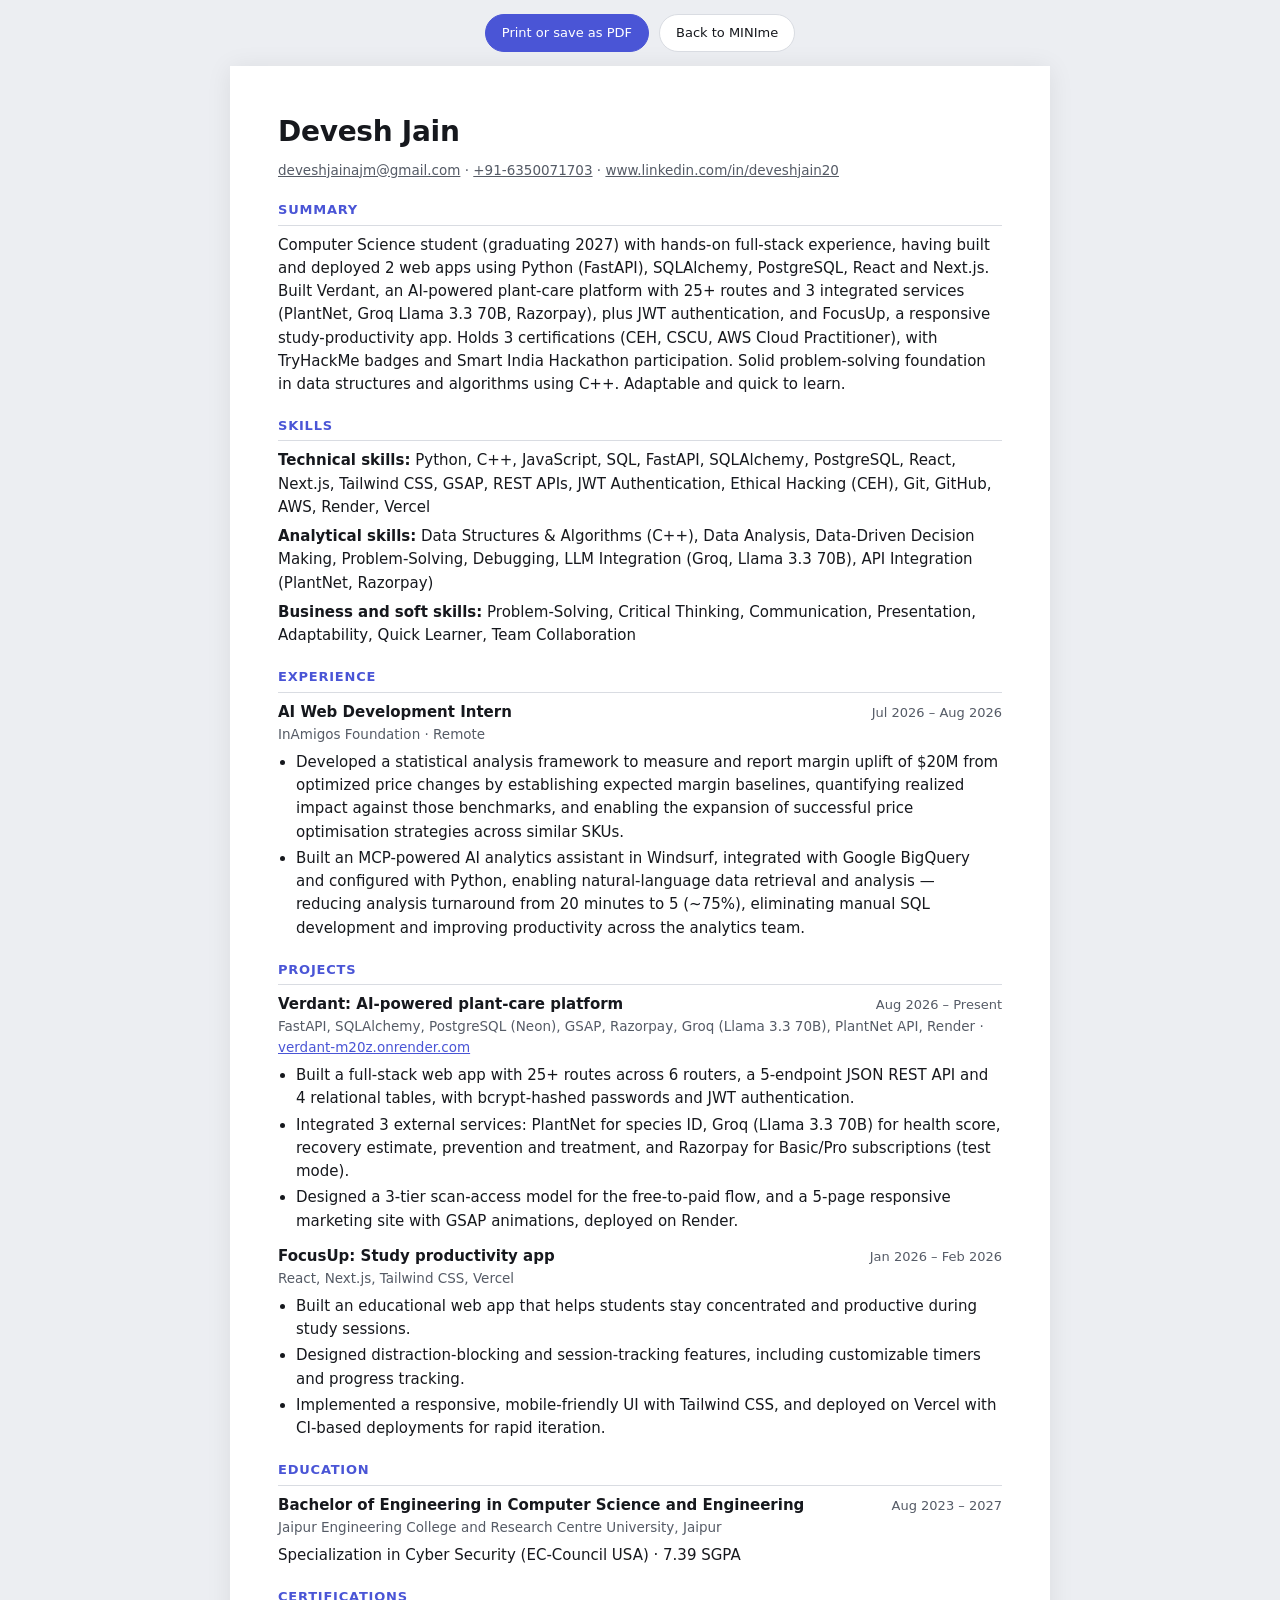
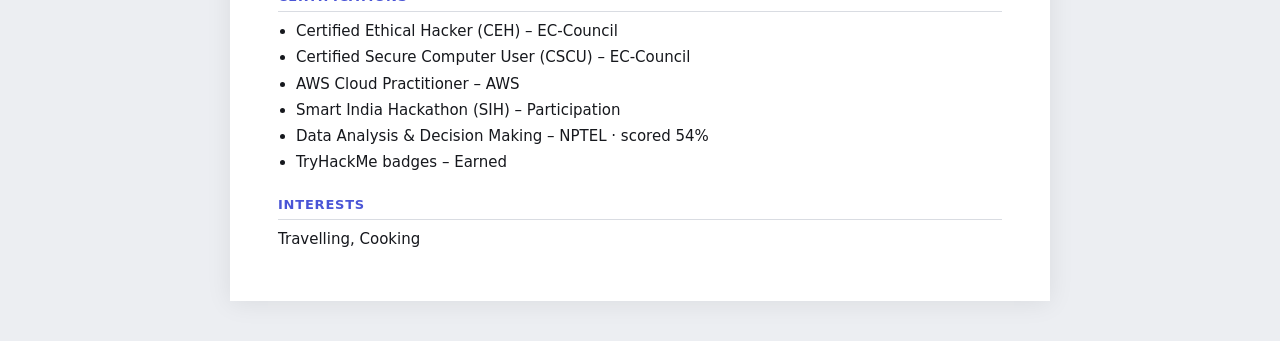
<file: public/resume.html>
<!doctype html>
<html lang="en">
<head>
<meta charset="utf-8">
<meta name="viewport" content="width=device-width, initial-scale=1">
<title>Devesh Jain &#8212; Resume</title>
<meta name="description" content="Resume of Devesh Jain: Computer Science student &#183; Full-stack developer.">
<style>
  :root { color-scheme: light; --ink:#16181d; --muted:#555b66; --line:#d9dce2; --accent:#4a55d6; }
  * { box-sizing: border-box; }
  body { margin:0; background:#eceef2; color:var(--ink); font:15px/1.55 system-ui,-apple-system,"Segoe UI",Roboto,Arial,sans-serif; }
  .bar { display:flex; gap:10px; flex-wrap:wrap; justify-content:center; padding:14px; }
  .bar a, .bar button { font:inherit; font-size:13px; padding:8px 16px; border-radius:999px; border:1px solid var(--line); background:#fff; color:var(--ink); cursor:pointer; text-decoration:none; }
  .bar button { background:var(--accent); border-color:var(--accent); color:#fff; }
  .page { max-width:820px; margin:0 auto 40px; padding:44px 48px; background:#fff; box-shadow:0 2px 24px rgba(0,0,0,.08); }
  h1 { margin:0; font-size:28px; letter-spacing:-.01em; }
  .contact { margin:6px 0 18px; color:var(--muted); font-size:13.5px; }
  .contact a { color:inherit; }
  h2 { margin:20px 0 8px; padding-bottom:4px; border-bottom:1px solid var(--line); font-size:13px; letter-spacing:.06em; text-transform:uppercase; color:var(--accent); }
  p { margin:0 0 6px; }
  ul { margin:4px 0 0; padding-left:18px; }
  li { margin:0 0 3px; }
  .item { margin-bottom:12px; }
  .row { display:flex; justify-content:space-between; gap:12px; align-items:baseline; }
  .row span { color:var(--muted); font-size:13px; white-space:nowrap; }
  h3 { margin:0; font-size:15px; }
  .sub { color:var(--muted); font-size:13.5px; }
  .sub a { color:var(--accent); }
  @media (max-width:640px) { .page { padding:28px 20px; } .row { flex-direction:column; gap:0; } }
  @media print {
    @page { size:A4; margin:10mm 11mm; }
    body { background:#fff; font-size:10.2px; line-height:1.36; }
    .bar { display:none; }
    .page { max-width:none; margin:0; padding:0; box-shadow:none; }
    h1 { font-size:21px; }
    .contact { margin:3px 0 8px; font-size:10.5px; }
    h2 { margin:9px 0 4px; font-size:10.5px; }
    h3 { font-size:11.5px; }
    .row span, .sub { font-size:10.2px; }
    li { margin-bottom:1.5px; }
    .item { margin-bottom:6px; break-inside:avoid; }
    ul.certs { columns:2; column-gap:20px; }
    ul.certs li { break-inside:avoid; }
  }
</style>
</head>
<body>
<div class="bar">
  <button type="button" onclick="window.print()">Print or save as PDF</button>
  <a href="/">Back to MINIme</a>
</div>
<main class="page">
  <h1>Devesh Jain</h1>
  <p class="contact"><a href="mailto:deveshjainajm@gmail.com">deveshjainajm@gmail.com</a> &#183; <a href="tel:+916350071703">+91-6350071703</a> &#183; <a href="https://www.linkedin.com/in/deveshjain20/">www.linkedin.com/in/deveshjain20</a></p>

  <h2>Summary</h2>
  <p>Computer Science student (graduating 2027) with hands-on full-stack experience, having built and deployed 2 web apps using Python (FastAPI), SQLAlchemy, PostgreSQL, React and Next.js. Built Verdant, an AI-powered plant-care platform with 25+ routes and 3 integrated services (PlantNet, Groq Llama 3.3 70B, Razorpay), plus JWT authentication, and FocusUp, a responsive study-productivity app. Holds 3 certifications (CEH, CSCU, AWS Cloud Practitioner), with TryHackMe badges and Smart India Hackathon participation. Solid problem-solving foundation in data structures and algorithms using C++. Adaptable and quick to learn.</p>

  <h2>Skills</h2>
  <p><strong>Technical skills:</strong> Python, C++, JavaScript, SQL, FastAPI, SQLAlchemy, PostgreSQL, React, Next.js, Tailwind CSS, GSAP, REST APIs, JWT Authentication, Ethical Hacking (CEH), Git, GitHub, AWS, Render, Vercel</p><p><strong>Analytical skills:</strong> Data Structures &amp; Algorithms (C++), Data Analysis, Data-Driven Decision Making, Problem-Solving, Debugging, LLM Integration (Groq, Llama 3.3 70B), API Integration (PlantNet, Razorpay)</p><p><strong>Business and soft skills:</strong> Problem-Solving, Critical Thinking, Communication, Presentation, Adaptability, Quick Learner, Team Collaboration</p>

  <h2>Experience</h2>
  <div class="item"><div class="row"><h3>AI Web Development Intern</h3><span>Jul 2026 &#8211; Aug 2026</span></div>
        <p class="sub">InAmigos Foundation &#183; Remote</p>
        <ul><li>Developed a statistical analysis framework to measure and report margin uplift of $20M from optimized price changes by establishing expected margin baselines, quantifying realized impact against those benchmarks, and enabling the expansion of successful price optimisation strategies across similar SKUs.</li><li>Built an MCP-powered AI analytics assistant in Windsurf, integrated with Google BigQuery and configured with Python, enabling natural-language data retrieval and analysis &#8212; reducing analysis turnaround from 20 minutes to 5 (~75%), eliminating manual SQL development and improving productivity across the analytics team.</li></ul></div>

  <h2>Projects</h2>
  <div class="item"><div class="row"><h3>Verdant: AI-powered plant-care platform</h3><span>Aug 2026 &#8211; Present</span></div>
        <p class="sub">FastAPI, SQLAlchemy, PostgreSQL (Neon), GSAP, Razorpay, Groq (Llama 3.3 70B), PlantNet API, Render &#183; <a href="https://verdant-m20z.onrender.com/">verdant-m20z.onrender.com</a></p>
        <ul><li>Built a full-stack web app with 25+ routes across 6 routers, a 5-endpoint JSON REST API and 4 relational tables, with bcrypt-hashed passwords and JWT authentication.</li><li>Integrated 3 external services: PlantNet for species ID, Groq (Llama 3.3 70B) for health score, recovery estimate, prevention and treatment, and Razorpay for Basic/Pro subscriptions (test mode).</li><li>Designed a 3-tier scan-access model for the free-to-paid flow, and a 5-page responsive marketing site with GSAP animations, deployed on Render.</li></ul></div><div class="item"><div class="row"><h3>FocusUp: Study productivity app</h3><span>Jan 2026 &#8211; Feb 2026</span></div>
        <p class="sub">React, Next.js, Tailwind CSS, Vercel</p>
        <ul><li>Built an educational web app that helps students stay concentrated and productive during study sessions.</li><li>Designed distraction-blocking and session-tracking features, including customizable timers and progress tracking.</li><li>Implemented a responsive, mobile-friendly UI with Tailwind CSS, and deployed on Vercel with CI-based deployments for rapid iteration.</li></ul></div>

  <h2>Education</h2>
  <div class="item"><div class="row"><h3>Bachelor of Engineering in Computer Science and Engineering</h3><span>Aug 2023 &#8211; 2027</span></div>
  <p class="sub">Jaipur Engineering College and Research Centre University, Jaipur</p>
  <p>Specialization in Cyber Security (EC-Council USA) &#183; 7.39 SGPA</p></div>

  <h2>Certifications</h2>
  <ul class="certs"><li>Certified Ethical Hacker (CEH) &#8211; EC-Council</li><li>Certified Secure Computer User (CSCU) &#8211; EC-Council</li><li>AWS Cloud Practitioner &#8211; AWS</li><li>Smart India Hackathon (SIH) &#8211; Participation</li><li>Data Analysis &amp; Decision Making &#8211; NPTEL &#183; scored 54%</li><li>TryHackMe badges &#8211; Earned</li></ul>

  <h2>Interests</h2>
  <p>Travelling, Cooking</p>
</main>
<script>
  // /resume.html?print=1 opens the browser's print dialog straight away
  // (choose "Save as PDF" as the destination).
  if (location.search.indexOf("print=1") !== -1) window.addEventListener("load", function () { setTimeout(window.print, 400); });
</script>
</body>
</html>
</file>
